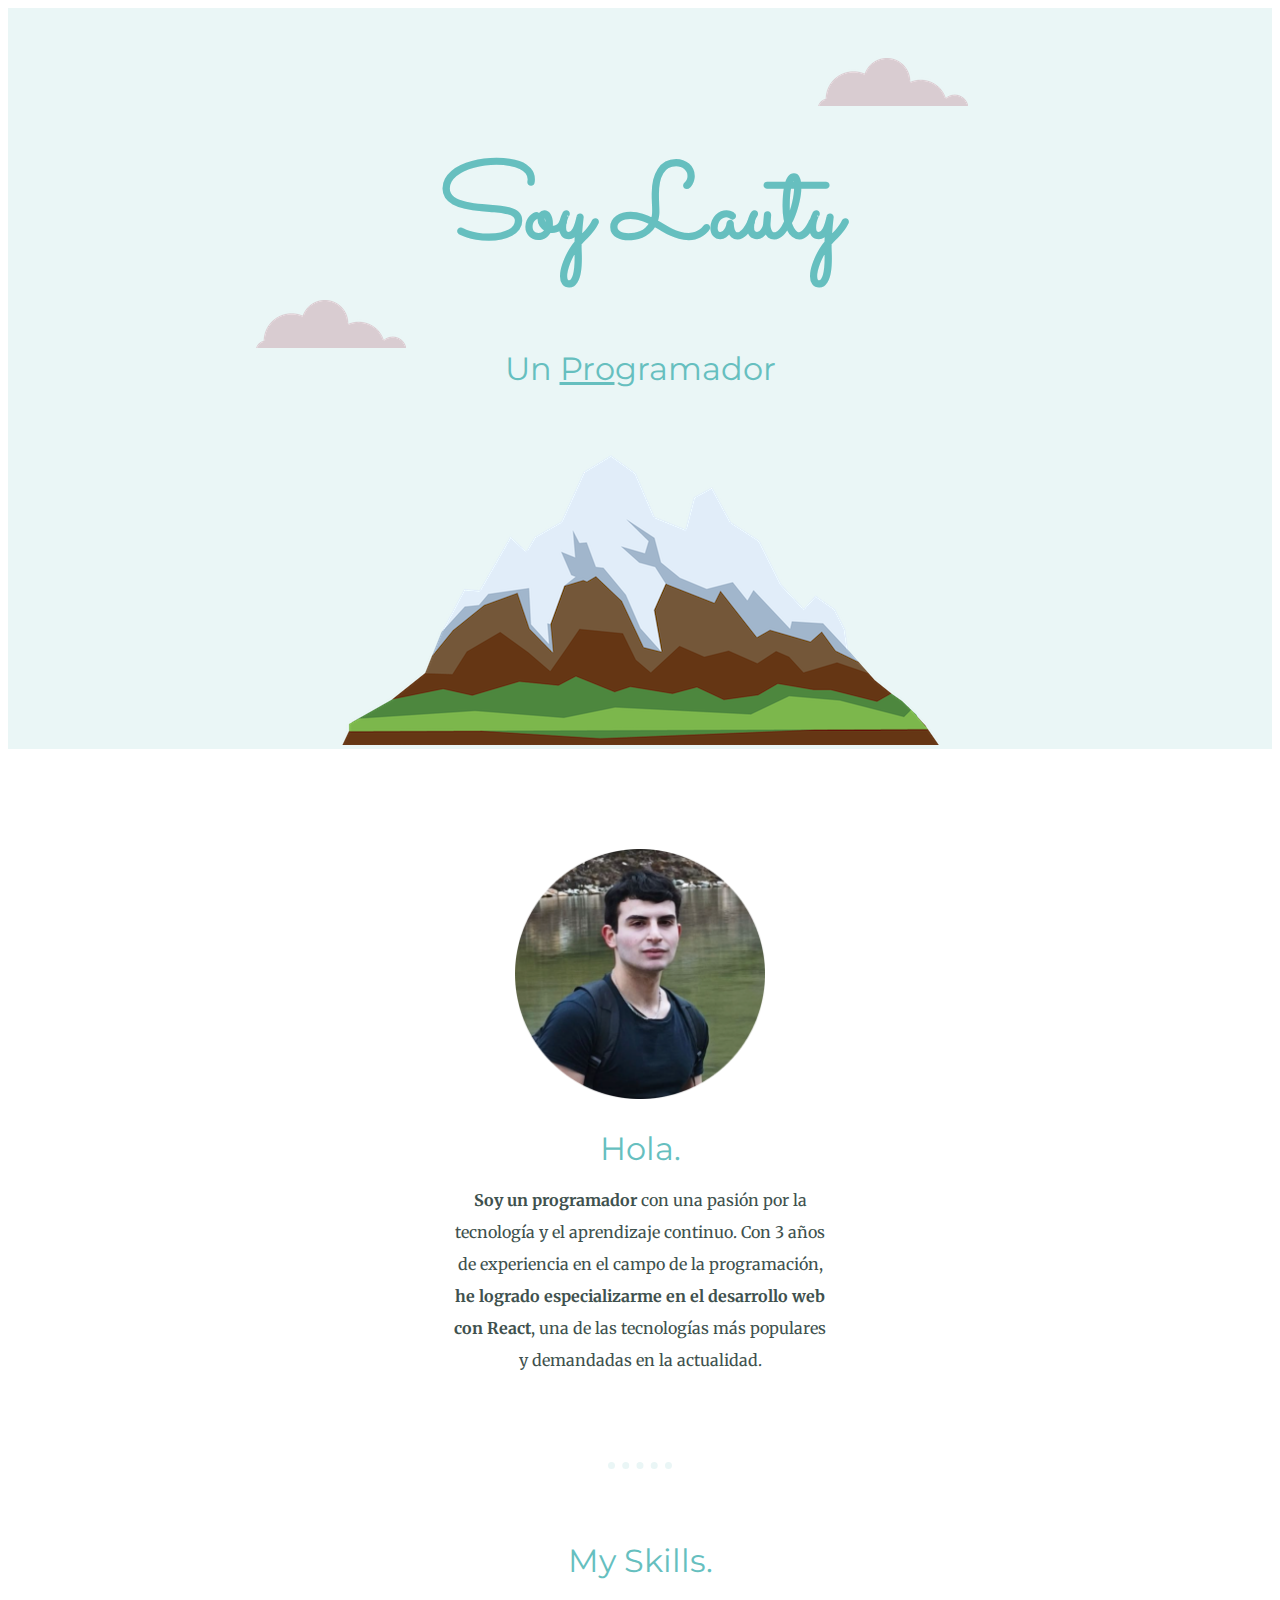
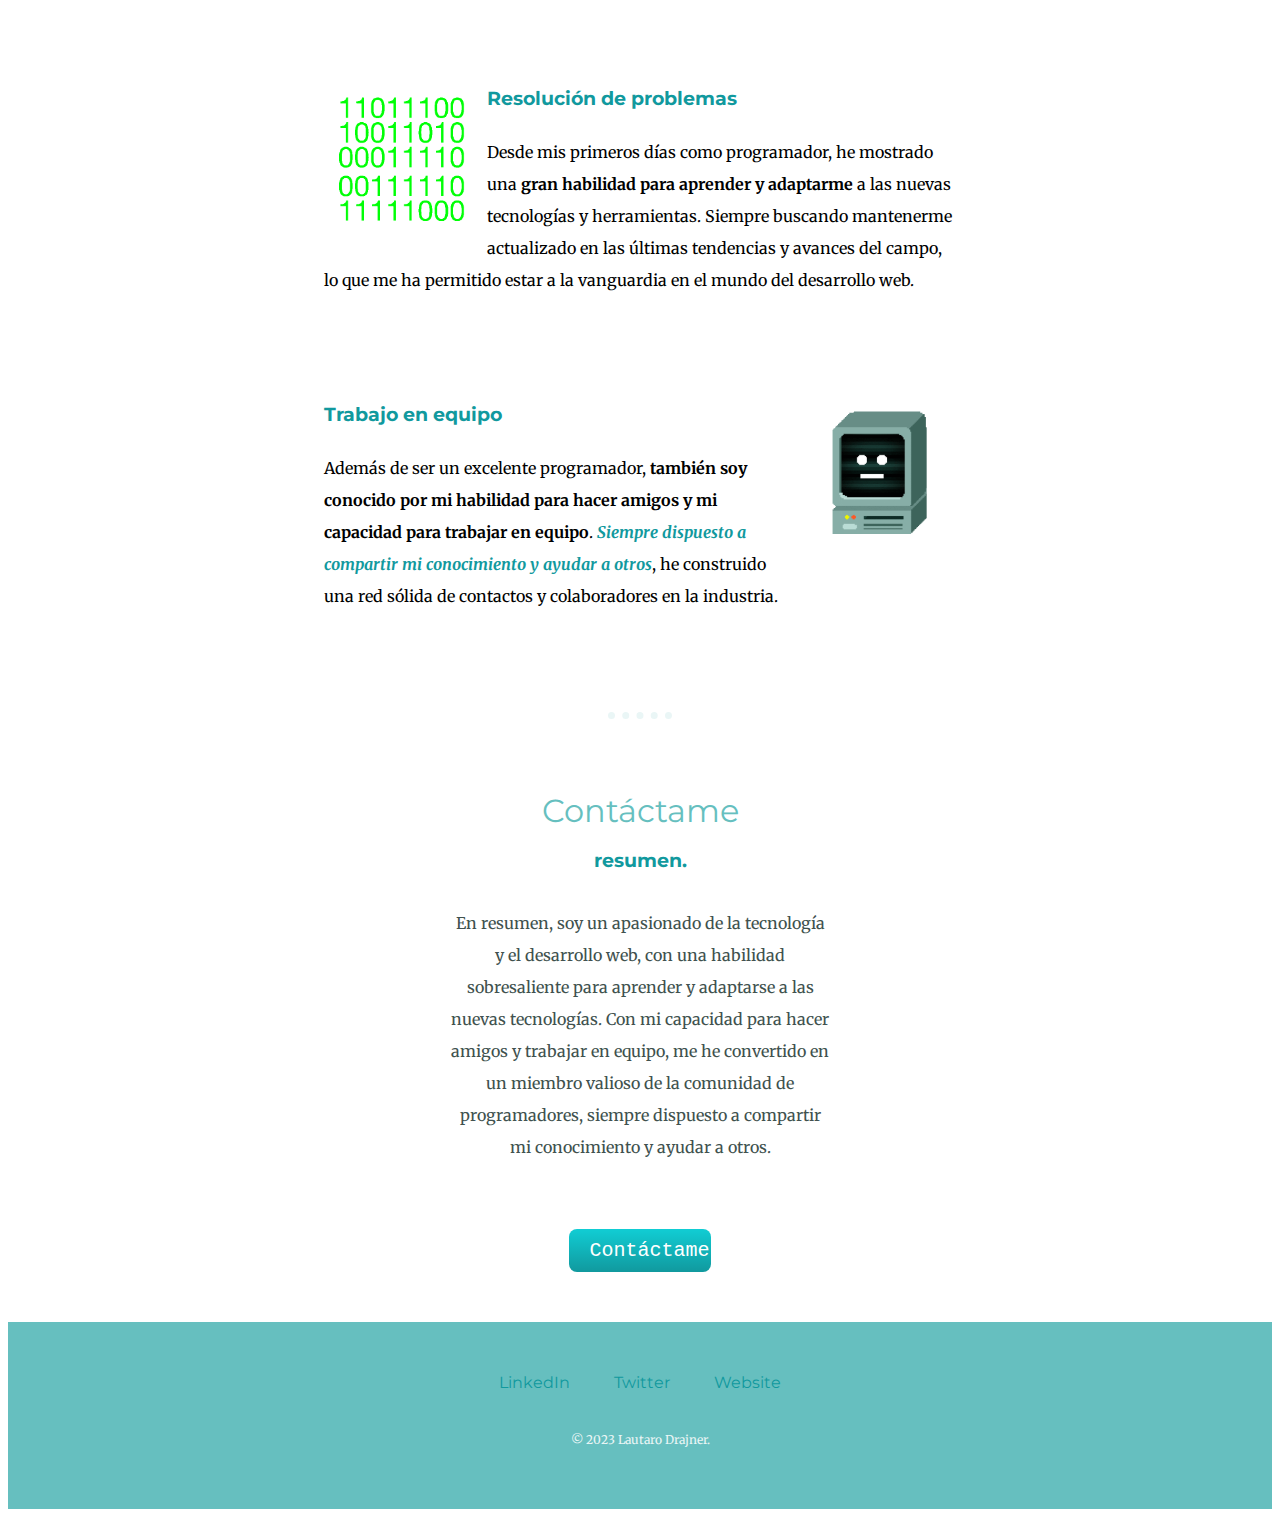
<file: index.html>
<!DOCTYPE html>
<html lang="en">
  <head>
    <meta charset="UTF-8" />
    <meta name="viewport" content="width=device-width, initial-scale=1.0" />
    <title>Sitio Web de Lauty</title>
    <link rel="stylesheet" href="CSS/styles.css" />
    <link rel="icon" href="favicon.ico" />
    <link rel="preconnect" href="https://fonts.googleapis.com" />
    <link rel="preconnect" href="https://fonts.gstatic.com" crossorigin />
    <link
      href="https://fonts.googleapis.com/css2?family=Merriweather&family=Montserrat&family=Montserrat+Subrayada:wght@700&family=Sacramento&display=swap"
      rel="stylesheet"
    />
  </head>
  <body>
    <div class="Presentacion">
      <img class="nube-1" src="Imagenes\cloud.png" alt="Cloud-img" />

      <h1>Soy Lauty</h1>
      <h2>Un <span>Pro</span>gramador</h2>
      <img src="Imagenes\mountain.png" alt="Mountain-img" />
      <img class="nube-2" src="Imagenes\cloud.png" alt="Cloud-img" />
    </div>

    <div class="middle-container">
      <div class="profile">
        <img
          class="Lauty-img"
          src="Imagenes\Lautaro-Drajner.png"
          alt="Lautaro-Drajner-png"
        />
        <h2>Hola.</h2>
        <p class="texto-afuera-de-skills">
          <strong>Soy un programador</strong> con una pasión por la tecnología y el aprendizaje
          continuo. Con 3 años de experiencia en el campo de la programación, <strong>he
          logrado especializarme en el desarrollo web con React</strong>, una de las
          tecnologías más populares y demandadas en la actualidad.
        </p>
      </div>
      <hr />
      <div class="skills">
        <h2>My Skills.</h2>
        <div class="skill-row">
          <img
            class="codigo-img"
            src="Imagenes\codigo-animado.gif"
            alt="image-computer"
          />
          <h3>Resolución de problemas</h3>
          <p>
            Desde mis primeros días como programador, he mostrado una <strong>gran
            habilidad para aprender y adaptarme</strong> a las nuevas tecnologías y
            herramientas. Siempre buscando mantenerme actualizado en las últimas
            tendencias y avances del campo, lo que me ha permitido estar a la
            vanguardia en el mundo del desarrollo web.
          </p>
        </div>
        <div class="skill-row">
          <img
            class="computadora-img"
            src="Imagenes\Computadora-animada.gif"
            alt="chillies-png"
          />
          <h3>Trabajo en equipo</h3>
          <p>
            Además de ser un excelente programador, <strong>también soy conocido por mi
            habilidad para hacer amigos y mi capacidad para trabajar en equipo</strong>.
            <em class="social"><b>Siempre dispuesto a compartir mi conocimiento y ayudar a otros</b></em>, he
            construido una red sólida de contactos y colaboradores en la
            industria.
          </p>
        </div>
      </div>
      <hr />
      <div class="contact-me">
        <h2>Contáctame</h2>
        <h3>resumen.</h3>
        <p class="texto-afuera-de-skills">
          En resumen, soy un apasionado de la tecnología y el desarrollo web,
          con una habilidad sobresaliente para aprender y adaptarse a las nuevas
          tecnologías. Con mi capacidad para hacer amigos y trabajar en equipo,
          me he convertido en un miembro valioso de la comunidad de
          programadores, siempre dispuesto a compartir mi conocimiento y ayudar
          a otros.
        </p>
        <a class="btn" href="mailto:Drajner22@gmail.com">Contáctame</a>
      </div>
    </div>

    <div class="bottom-container">
      <a class="footer-link" href="https://www.linkedin.com/">LinkedIn</a>
      <a class="footer-link" href="https://twitter.com/">Twitter</a>
      <a class="footer-link" href="https://www.appbrewery.co/">Website</a>
      <p class="copyright">© 2023 Lautaro Drajner.</p>
    </div>
  </body>
</html>
</file>
<file: CSS/styles.css>
body {
  text-align: center;
  font-family: "Merriweather", serif;
}

.Presentacion {
  background-color: #eaf6f6;
  margin-bottom: 100px;
}

.middle-container {
  background-color: white;
}

.bottom-container {
  background-color: #66bfbf;
  padding: 50px;
}

h1 {
  font-family: "Sacramento", cursive;
  margin: 50px auto 0 auto;
  font-size: 6.625rem;
  color: #66bfbf;
  line-height: 2;
}

h2 {
  font-family: "Montserrat", sans-serif;
  font-size: 2rem;
  color: #66bfbf;
  font-weight: normal;
  margin-bottom: 0;
}

h3 {
  font-family: "Montserrat", sans-serif;
  color: #11999e;
}

.texto-afuera-de-skills {
  display: inline-block;
  text-align: center;
  width: 30%;
  line-height: 2;

  color: #40514e;
}

hr {
  background-color: white;

  border-style: dotted none none none;

  border-width: 7px;
  border-color: #eaf6f6;

  height: 2px;
  width: 5%;

  margin: 70px auto 70px auto;
}

a {
  color: #11999e;
  font-family: "Montserrat", sans-serif;
  text-decoration: none;
}

a:hover {
  color: #eaf6f6;
}

span {
  text-decoration: underline;
}

.skill-row {
  width: 50%;
  margin: 100px auto;
  text-align: left;

  line-height: 2;
}

.nube-1 {
  position: relative;
  top: 50px;
  left: 20%;
}

.nube-2 {
  position: absolute;
  top: 300px;
  left: 20%;
}

.computadora-img {
  width: 25%;
  float: right;
  margin-left: 5px;
}

.codigo-img {
  width: 25%;
  float: left;
  margin-right: 5px;
}

.Lauty-img {
  height: 250px;
  width: 250px;
}

.social {
  color: #11999e;
}

.btn {
  display: block;
  margin: 50px auto;
  width: 8%;

  background: #11cdd4;
  background-image: -webkit-linear-gradient(top, #11cdd4, #11999e);
  background-image: -moz-linear-gradient(top, #11cdd4, #11999e);
  background-image: -ms-linear-gradient(top, #11cdd4, #11999e);
  background-image: -o-linear-gradient(top, #11cdd4, #11999e);
  background-image: linear-gradient(to bottom, #11cdd4, #11999e);
  -webkit-border-radius: 8;
  -moz-border-radius: 8;
  border-radius: 8px;
  font-family: Courier New;
  color: #ffffff;
  font-size: 20px;
  padding: 10px 20px 10px 20px;
  text-decoration: none;


}

.btn:hover {
  background: #30e3cb;
  background-image: -webkit-linear-gradient(top, #30e3cb, #2bc4ad);
  background-image: -moz-linear-gradient(top, #30e3cb, #2bc4ad);
  background-image: -ms-linear-gradient(top, #30e3cb, #2bc4ad);
  background-image: -o-linear-gradient(top, #30e3cb, #2bc4ad);
  background-image: linear-gradient(to bottom, #30e3cb, #2bc4ad);
  text-decoration: none;
}

.copyright {
  margin-top: 40px;
  color: #eaf6f6;
  font-size: 0.75rem;
}


.footer-link {
  margin: 0 20px;
}
</file>
